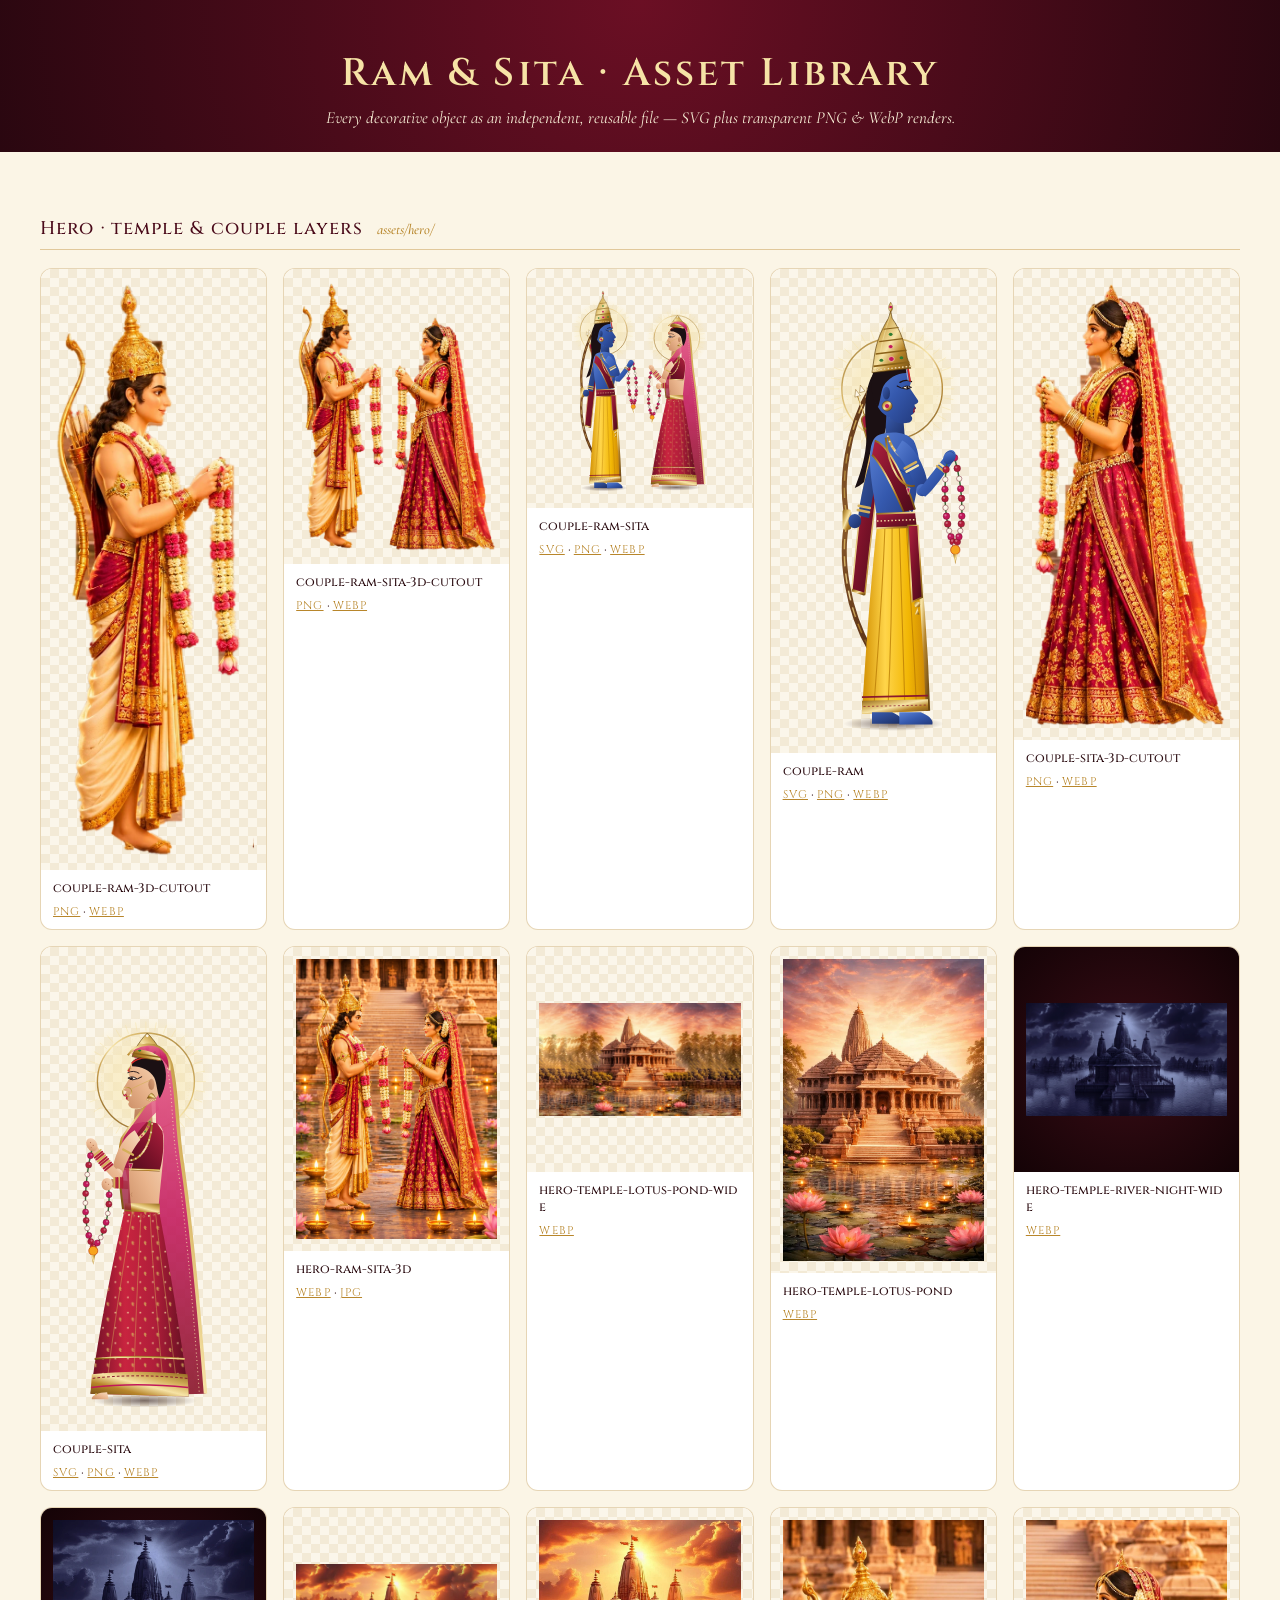
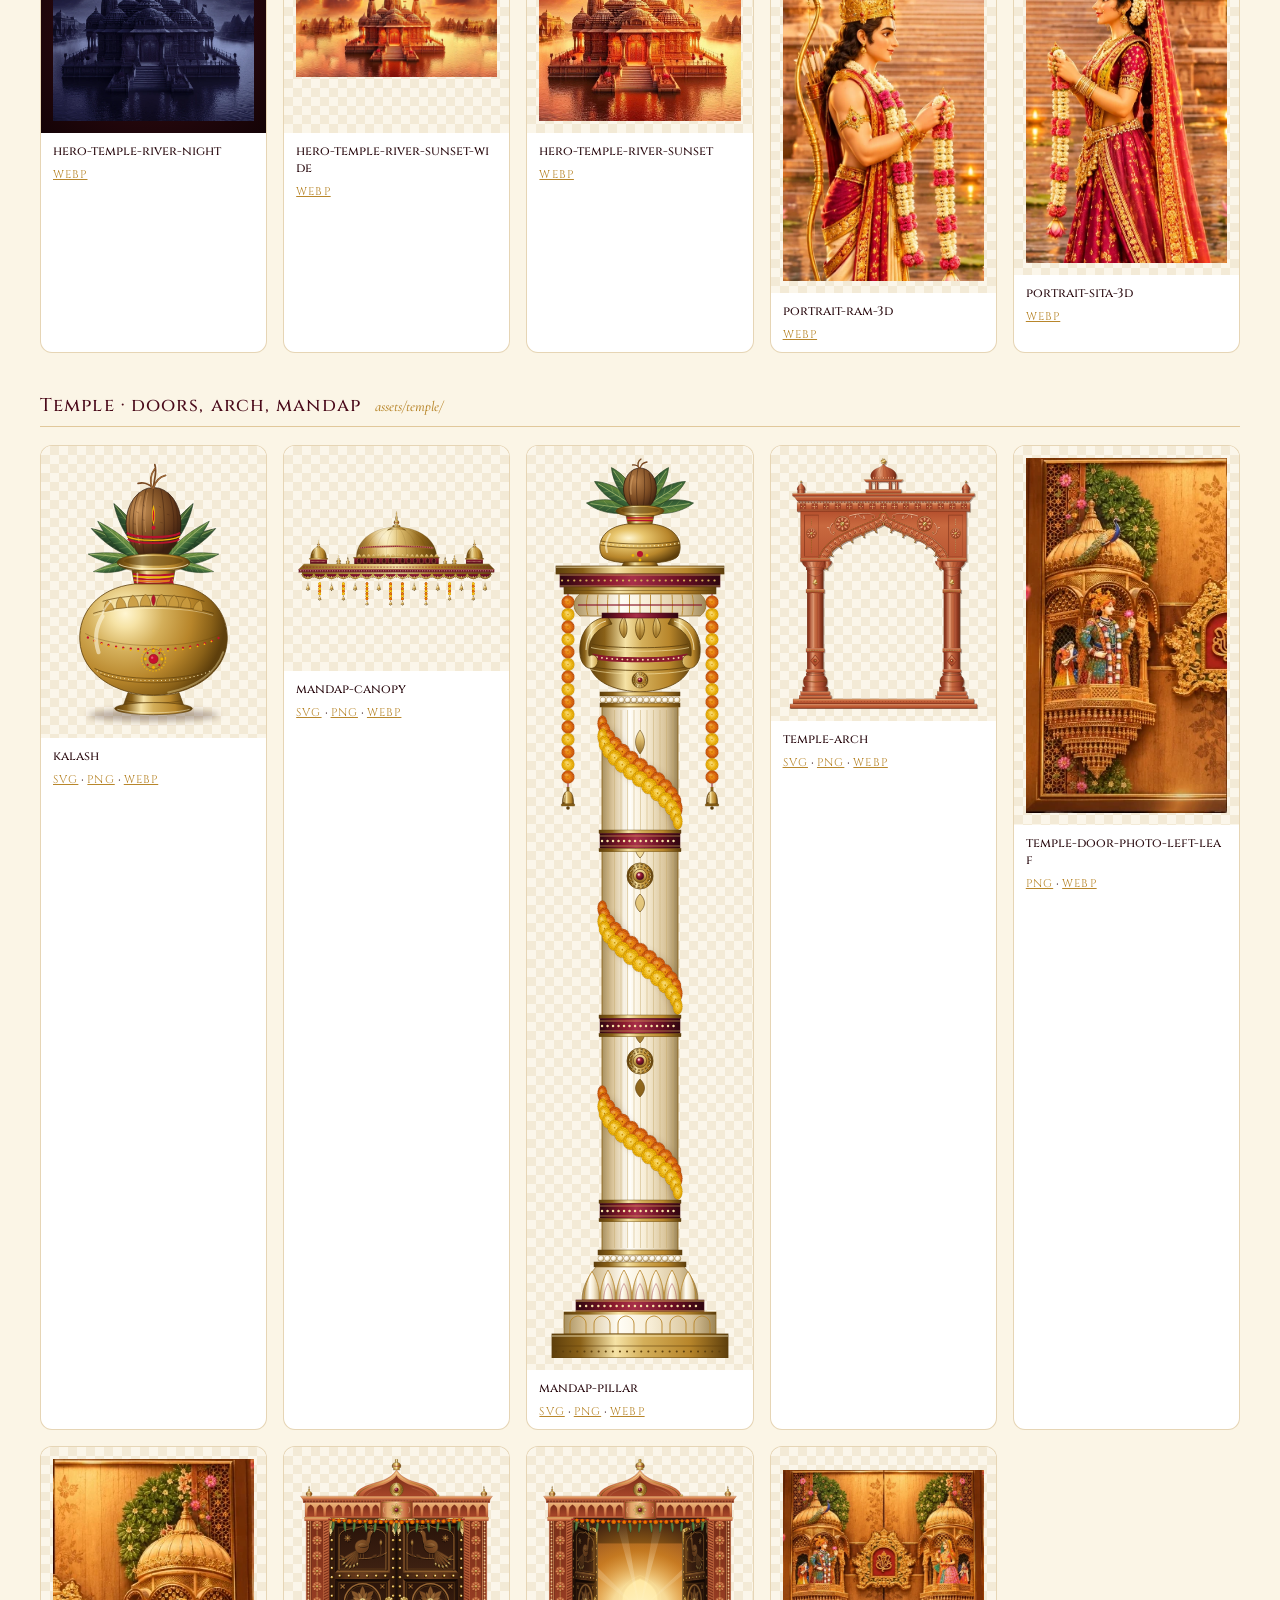
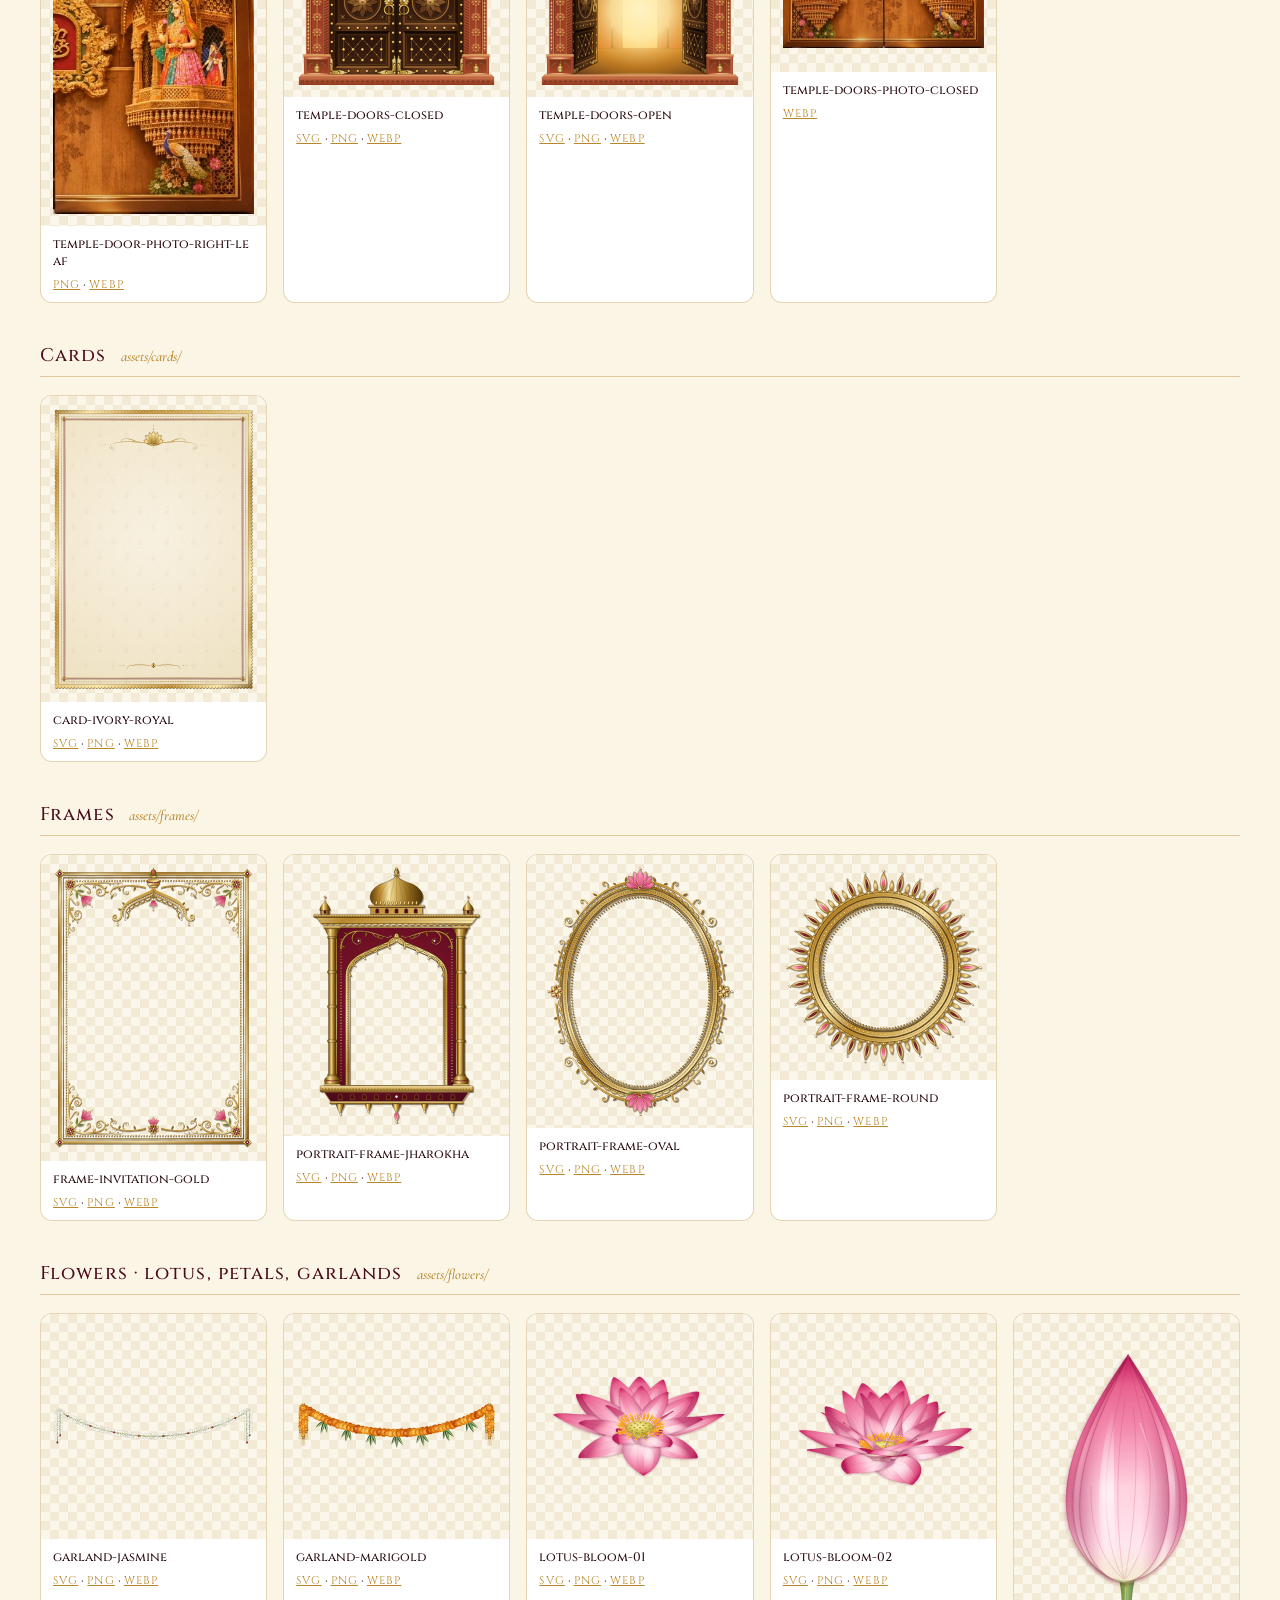
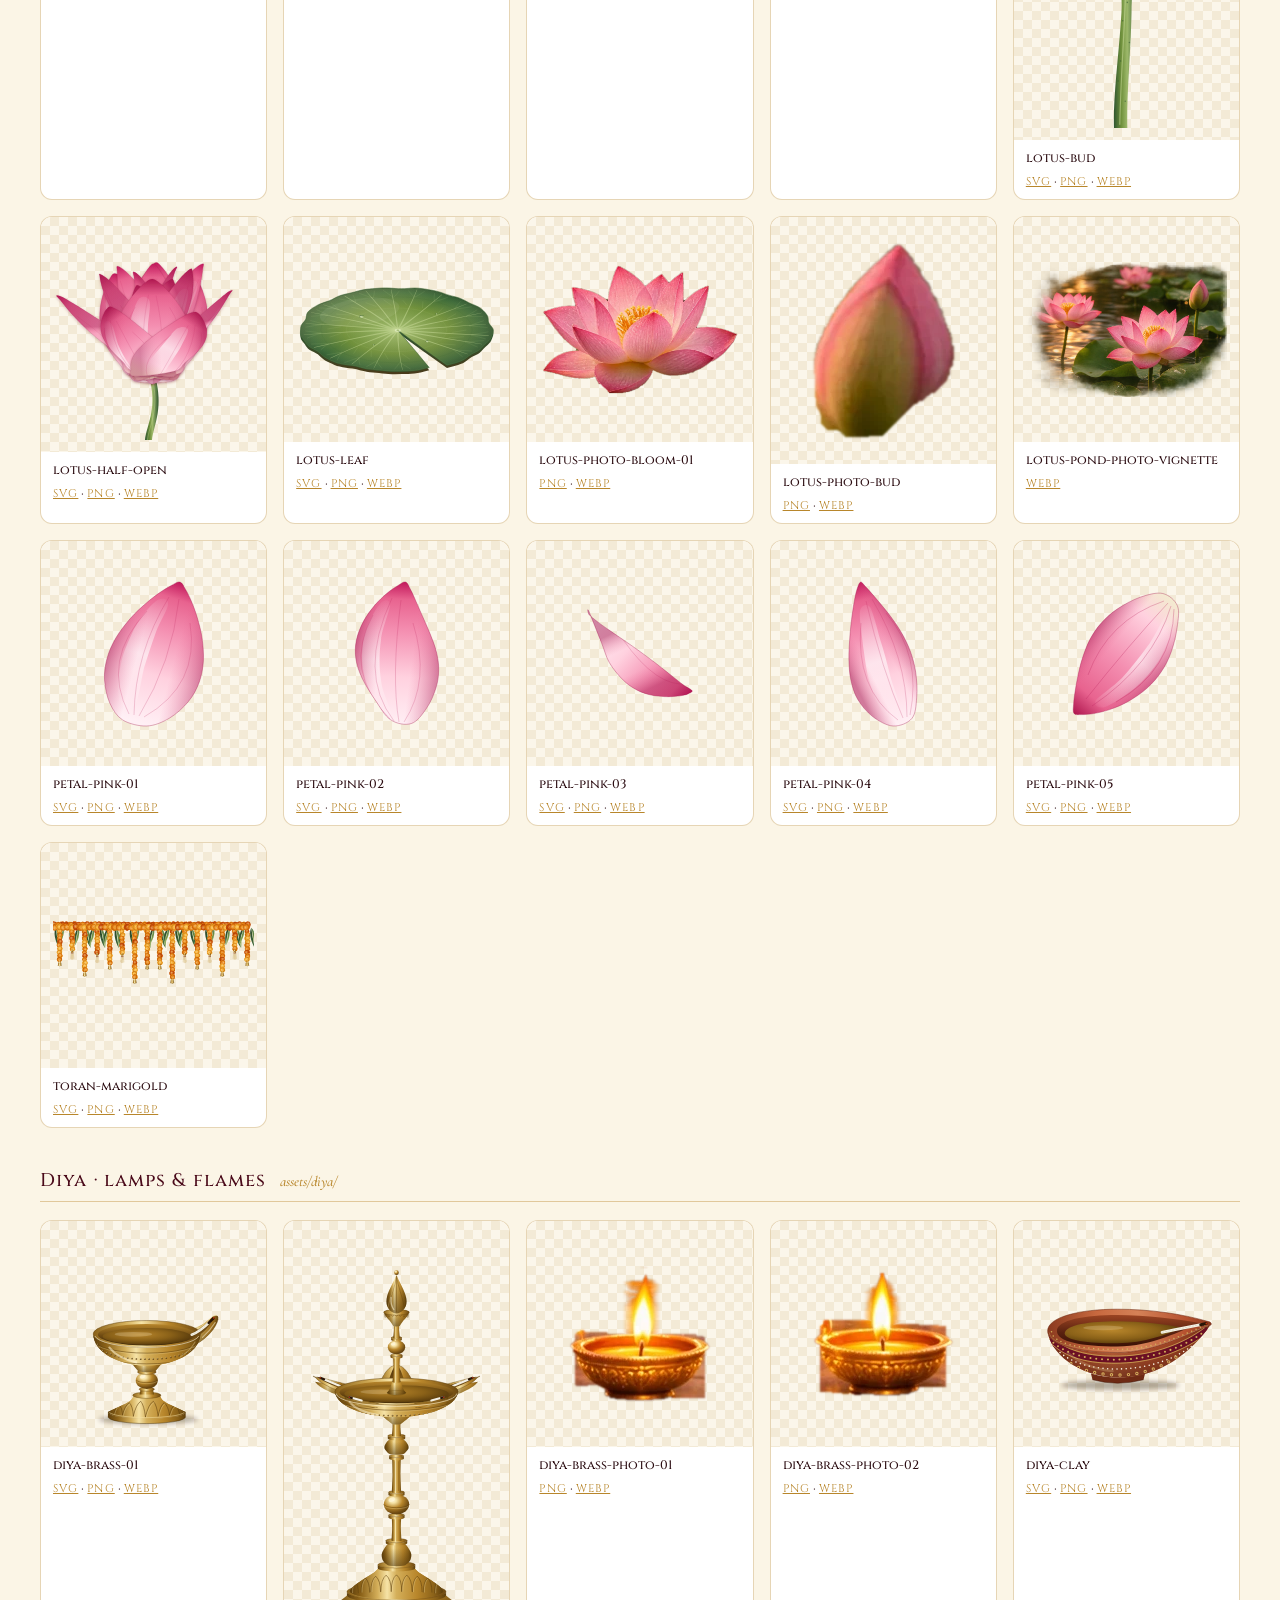
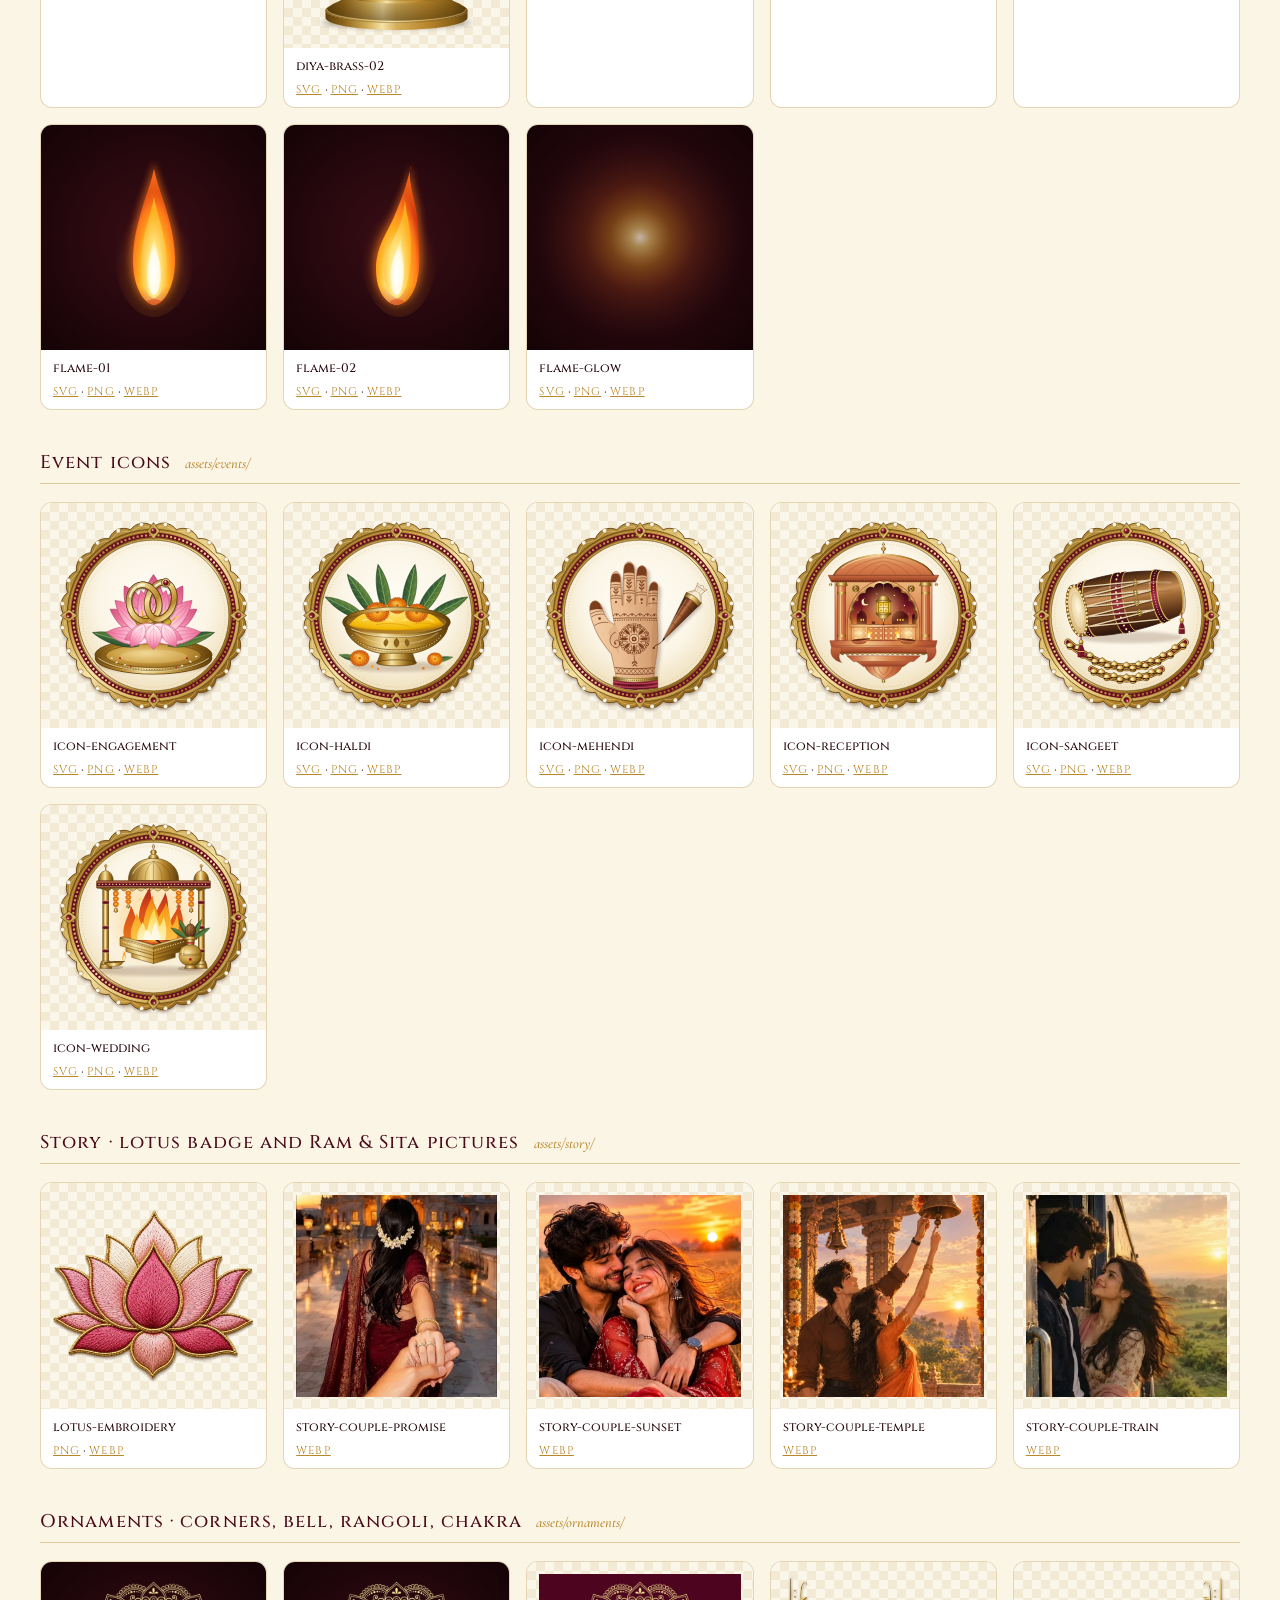
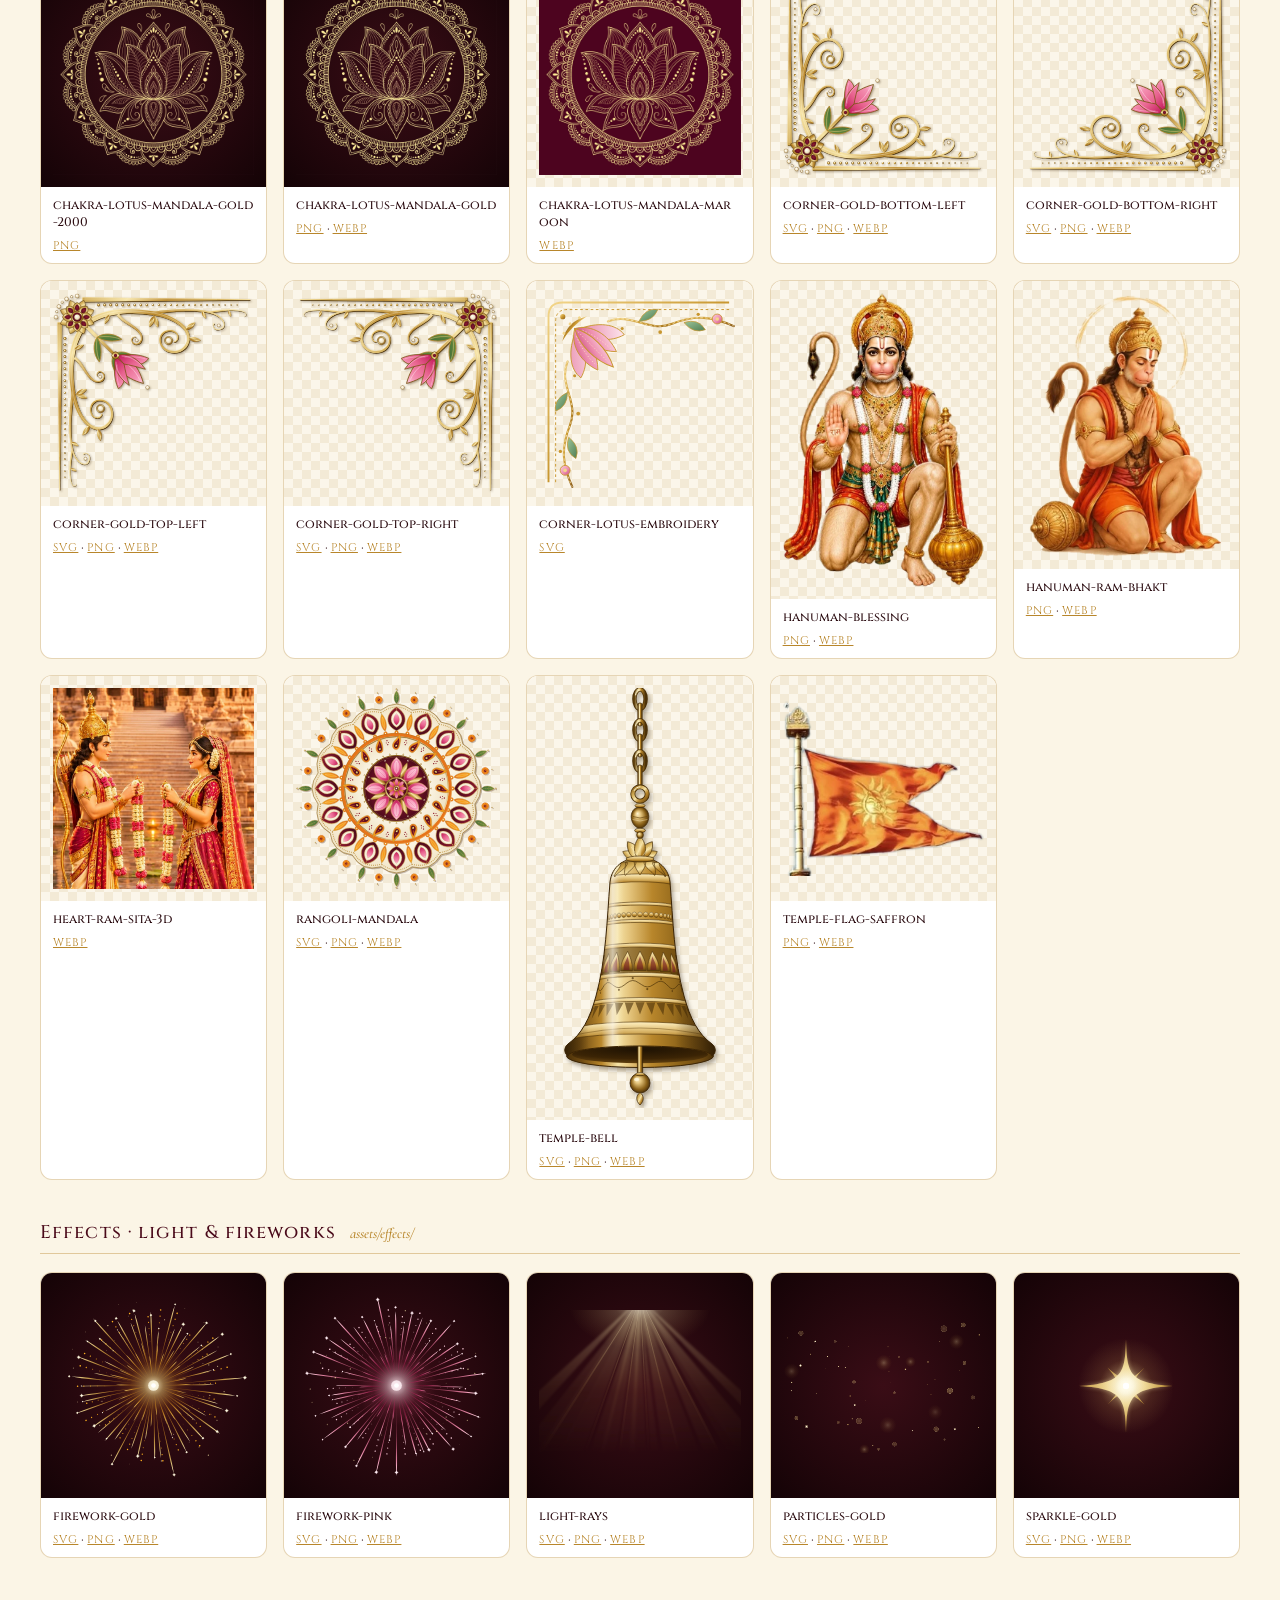
<file: asset-library.html>
<!doctype html><html lang="en"><head><meta charset="utf-8"><meta name="viewport" content="width=device-width, initial-scale=1">
<title>Asset Library · Ram &amp; Sita</title>
<link href="https://fonts.googleapis.com/css2?family=Cinzel:wght@500;600&family=Cormorant+Garamond:ital,wght@0,500;1,400&display=swap" rel="stylesheet">
<style>
:root{--ivory:#FBF5E6;--maroon:#4A0A1A;--gold:#B8862B;--ink:#2A0B10}
*{box-sizing:border-box} body{margin:0;background:var(--ivory);color:var(--ink);font-family:"Cormorant Garamond",Georgia,serif;font-size:17px}
header{padding:48px 16px 24px;text-align:center;background:radial-gradient(circle at 50% 0,#6B0F24,#2A0710);color:#F6E3A6}
header h1{font-family:Cinzel,serif;font-weight:600;letter-spacing:.08em;margin:0 0 8px;font-size:clamp(1.6rem,4vw,2.4rem)} header p{margin:0;font-style:italic;color:#F6ECD4}
main{width:min(1200px,100% - 32px);margin:0 auto;padding:24px 0 80px}
h2{font-family:Cinzel,serif;font-weight:500;color:var(--maroon);font-size:1.15rem;letter-spacing:.06em;border-bottom:1px solid rgba(184,134,43,.4);padding-bottom:8px;margin:40px 0 18px}
h2 small{font-family:"Cormorant Garamond",serif;font-style:italic;letter-spacing:0;color:var(--gold);font-size:.9rem;margin-left:8px}
.grid{display:grid;grid-template-columns:repeat(auto-fill,minmax(190px,1fr));gap:16px}
.card{margin:0;background:#fff;border:1px solid rgba(184,134,43,.35);border-radius:12px;overflow:hidden}
.thumb{aspect-ratio:1;display:grid;place-items:center;padding:12px;background:repeating-conic-gradient(#f3ead6 0 25%,#fbf6ea 0 50%) 0 0/18px 18px}
.card--dark .thumb{background:radial-gradient(circle,#3a0d16,#140306)}
.thumb img{max-width:100%;max-height:100%;object-fit:contain}
figcaption{padding:10px 12px;display:grid;gap:4px;font-size:.92rem} figcaption b{font-family:Cinzel,serif;font-weight:500;font-size:.78rem;word-break:break-all}
figcaption a{color:var(--gold);font-family:Cinzel,serif;font-size:.7rem;letter-spacing:.1em}
</style></head><body>
<header><h1>Ram &amp; Sita · Asset Library</h1><p>Every decorative object as an independent, reusable file — SVG plus transparent PNG &amp; WebP renders.</p></header>
<main><section><h2>Hero · temple & couple layers <small>assets/hero/</small></h2><div class="grid"><figure class="card"><div class="thumb"><img loading="lazy" src="assets/hero/couple-ram-3d-cutout.webp" alt="couple-ram-3d-cutout"></div><figcaption><b>couple-ram-3d-cutout</b><span><a href="assets/hero/couple-ram-3d-cutout.png" download>PNG</a> · <a href="assets/hero/couple-ram-3d-cutout.webp" download>WEBP</a></span></figcaption></figure><figure class="card"><div class="thumb"><img loading="lazy" src="assets/hero/couple-ram-sita-3d-cutout.webp" alt="couple-ram-sita-3d-cutout"></div><figcaption><b>couple-ram-sita-3d-cutout</b><span><a href="assets/hero/couple-ram-sita-3d-cutout.png" download>PNG</a> · <a href="assets/hero/couple-ram-sita-3d-cutout.webp" download>WEBP</a></span></figcaption></figure><figure class="card"><div class="thumb"><img loading="lazy" src="assets/hero/couple-ram-sita.svg" alt="couple-ram-sita"></div><figcaption><b>couple-ram-sita</b><span><a href="assets/hero/couple-ram-sita.svg" download>SVG</a> · <a href="assets/hero/couple-ram-sita.png" download>PNG</a> · <a href="assets/hero/couple-ram-sita.webp" download>WEBP</a></span></figcaption></figure><figure class="card"><div class="thumb"><img loading="lazy" src="assets/hero/couple-ram.svg" alt="couple-ram"></div><figcaption><b>couple-ram</b><span><a href="assets/hero/couple-ram.svg" download>SVG</a> · <a href="assets/hero/couple-ram.png" download>PNG</a> · <a href="assets/hero/couple-ram.webp" download>WEBP</a></span></figcaption></figure><figure class="card"><div class="thumb"><img loading="lazy" src="assets/hero/couple-sita-3d-cutout.webp" alt="couple-sita-3d-cutout"></div><figcaption><b>couple-sita-3d-cutout</b><span><a href="assets/hero/couple-sita-3d-cutout.png" download>PNG</a> · <a href="assets/hero/couple-sita-3d-cutout.webp" download>WEBP</a></span></figcaption></figure><figure class="card"><div class="thumb"><img loading="lazy" src="assets/hero/couple-sita.svg" alt="couple-sita"></div><figcaption><b>couple-sita</b><span><a href="assets/hero/couple-sita.svg" download>SVG</a> · <a href="assets/hero/couple-sita.png" download>PNG</a> · <a href="assets/hero/couple-sita.webp" download>WEBP</a></span></figcaption></figure><figure class="card"><div class="thumb"><img loading="lazy" src="assets/hero/hero-ram-sita-3d.webp" alt="hero-ram-sita-3d"></div><figcaption><b>hero-ram-sita-3d</b><span><a href="assets/hero/hero-ram-sita-3d.webp" download>WEBP</a> · <a href="assets/hero/hero-ram-sita-3d.jpg" download>JPG</a></span></figcaption></figure><figure class="card"><div class="thumb"><img loading="lazy" src="assets/hero/hero-temple-lotus-pond-wide.webp" alt="hero-temple-lotus-pond-wide"></div><figcaption><b>hero-temple-lotus-pond-wide</b><span><a href="assets/hero/hero-temple-lotus-pond-wide.webp" download>WEBP</a></span></figcaption></figure><figure class="card"><div class="thumb"><img loading="lazy" src="assets/hero/hero-temple-lotus-pond.webp" alt="hero-temple-lotus-pond"></div><figcaption><b>hero-temple-lotus-pond</b><span><a href="assets/hero/hero-temple-lotus-pond.webp" download>WEBP</a></span></figcaption></figure><figure class="card card--dark"><div class="thumb"><img loading="lazy" src="assets/hero/hero-temple-river-night-wide.webp" alt="hero-temple-river-night-wide"></div><figcaption><b>hero-temple-river-night-wide</b><span><a href="assets/hero/hero-temple-river-night-wide.webp" download>WEBP</a></span></figcaption></figure><figure class="card card--dark"><div class="thumb"><img loading="lazy" src="assets/hero/hero-temple-river-night.webp" alt="hero-temple-river-night"></div><figcaption><b>hero-temple-river-night</b><span><a href="assets/hero/hero-temple-river-night.webp" download>WEBP</a></span></figcaption></figure><figure class="card"><div class="thumb"><img loading="lazy" src="assets/hero/hero-temple-river-sunset-wide.webp" alt="hero-temple-river-sunset-wide"></div><figcaption><b>hero-temple-river-sunset-wide</b><span><a href="assets/hero/hero-temple-river-sunset-wide.webp" download>WEBP</a></span></figcaption></figure><figure class="card"><div class="thumb"><img loading="lazy" src="assets/hero/hero-temple-river-sunset.webp" alt="hero-temple-river-sunset"></div><figcaption><b>hero-temple-river-sunset</b><span><a href="assets/hero/hero-temple-river-sunset.webp" download>WEBP</a></span></figcaption></figure><figure class="card"><div class="thumb"><img loading="lazy" src="assets/hero/portrait-ram-3d.webp" alt="portrait-ram-3d"></div><figcaption><b>portrait-ram-3d</b><span><a href="assets/hero/portrait-ram-3d.webp" download>WEBP</a></span></figcaption></figure><figure class="card"><div class="thumb"><img loading="lazy" src="assets/hero/portrait-sita-3d.webp" alt="portrait-sita-3d"></div><figcaption><b>portrait-sita-3d</b><span><a href="assets/hero/portrait-sita-3d.webp" download>WEBP</a></span></figcaption></figure></div></section><section><h2>Temple · doors, arch, mandap <small>assets/temple/</small></h2><div class="grid"><figure class="card"><div class="thumb"><img loading="lazy" src="assets/temple/kalash.svg" alt="kalash"></div><figcaption><b>kalash</b><span><a href="assets/temple/kalash.svg" download>SVG</a> · <a href="assets/temple/kalash.png" download>PNG</a> · <a href="assets/temple/kalash.webp" download>WEBP</a></span></figcaption></figure><figure class="card"><div class="thumb"><img loading="lazy" src="assets/temple/mandap-canopy.svg" alt="mandap-canopy"></div><figcaption><b>mandap-canopy</b><span><a href="assets/temple/mandap-canopy.svg" download>SVG</a> · <a href="assets/temple/mandap-canopy.png" download>PNG</a> · <a href="assets/temple/mandap-canopy.webp" download>WEBP</a></span></figcaption></figure><figure class="card"><div class="thumb"><img loading="lazy" src="assets/temple/mandap-pillar.svg" alt="mandap-pillar"></div><figcaption><b>mandap-pillar</b><span><a href="assets/temple/mandap-pillar.svg" download>SVG</a> · <a href="assets/temple/mandap-pillar.png" download>PNG</a> · <a href="assets/temple/mandap-pillar.webp" download>WEBP</a></span></figcaption></figure><figure class="card"><div class="thumb"><img loading="lazy" src="assets/temple/temple-arch.svg" alt="temple-arch"></div><figcaption><b>temple-arch</b><span><a href="assets/temple/temple-arch.svg" download>SVG</a> · <a href="assets/temple/temple-arch.png" download>PNG</a> · <a href="assets/temple/temple-arch.webp" download>WEBP</a></span></figcaption></figure><figure class="card"><div class="thumb"><img loading="lazy" src="assets/temple/temple-door-photo-left-leaf.webp" alt="temple-door-photo-left-leaf"></div><figcaption><b>temple-door-photo-left-leaf</b><span><a href="assets/temple/temple-door-photo-left-leaf.png" download>PNG</a> · <a href="assets/temple/temple-door-photo-left-leaf.webp" download>WEBP</a></span></figcaption></figure><figure class="card"><div class="thumb"><img loading="lazy" src="assets/temple/temple-door-photo-right-leaf.webp" alt="temple-door-photo-right-leaf"></div><figcaption><b>temple-door-photo-right-leaf</b><span><a href="assets/temple/temple-door-photo-right-leaf.png" download>PNG</a> · <a href="assets/temple/temple-door-photo-right-leaf.webp" download>WEBP</a></span></figcaption></figure><figure class="card"><div class="thumb"><img loading="lazy" src="assets/temple/temple-doors-closed.svg" alt="temple-doors-closed"></div><figcaption><b>temple-doors-closed</b><span><a href="assets/temple/temple-doors-closed.svg" download>SVG</a> · <a href="assets/temple/temple-doors-closed.png" download>PNG</a> · <a href="assets/temple/temple-doors-closed.webp" download>WEBP</a></span></figcaption></figure><figure class="card"><div class="thumb"><img loading="lazy" src="assets/temple/temple-doors-open.svg" alt="temple-doors-open"></div><figcaption><b>temple-doors-open</b><span><a href="assets/temple/temple-doors-open.svg" download>SVG</a> · <a href="assets/temple/temple-doors-open.png" download>PNG</a> · <a href="assets/temple/temple-doors-open.webp" download>WEBP</a></span></figcaption></figure><figure class="card"><div class="thumb"><img loading="lazy" src="assets/temple/temple-doors-photo-closed.webp" alt="temple-doors-photo-closed"></div><figcaption><b>temple-doors-photo-closed</b><span><a href="assets/temple/temple-doors-photo-closed.webp" download>WEBP</a></span></figcaption></figure></div></section><section><h2>Cards <small>assets/cards/</small></h2><div class="grid"><figure class="card"><div class="thumb"><img loading="lazy" src="assets/cards/card-ivory-royal.svg" alt="card-ivory-royal"></div><figcaption><b>card-ivory-royal</b><span><a href="assets/cards/card-ivory-royal.svg" download>SVG</a> · <a href="assets/cards/card-ivory-royal.png" download>PNG</a> · <a href="assets/cards/card-ivory-royal.webp" download>WEBP</a></span></figcaption></figure></div></section><section><h2>Frames <small>assets/frames/</small></h2><div class="grid"><figure class="card"><div class="thumb"><img loading="lazy" src="assets/frames/frame-invitation-gold.svg" alt="frame-invitation-gold"></div><figcaption><b>frame-invitation-gold</b><span><a href="assets/frames/frame-invitation-gold.svg" download>SVG</a> · <a href="assets/frames/frame-invitation-gold.png" download>PNG</a> · <a href="assets/frames/frame-invitation-gold.webp" download>WEBP</a></span></figcaption></figure><figure class="card"><div class="thumb"><img loading="lazy" src="assets/frames/portrait-frame-jharokha.svg" alt="portrait-frame-jharokha"></div><figcaption><b>portrait-frame-jharokha</b><span><a href="assets/frames/portrait-frame-jharokha.svg" download>SVG</a> · <a href="assets/frames/portrait-frame-jharokha.png" download>PNG</a> · <a href="assets/frames/portrait-frame-jharokha.webp" download>WEBP</a></span></figcaption></figure><figure class="card"><div class="thumb"><img loading="lazy" src="assets/frames/portrait-frame-oval.svg" alt="portrait-frame-oval"></div><figcaption><b>portrait-frame-oval</b><span><a href="assets/frames/portrait-frame-oval.svg" download>SVG</a> · <a href="assets/frames/portrait-frame-oval.png" download>PNG</a> · <a href="assets/frames/portrait-frame-oval.webp" download>WEBP</a></span></figcaption></figure><figure class="card"><div class="thumb"><img loading="lazy" src="assets/frames/portrait-frame-round.svg" alt="portrait-frame-round"></div><figcaption><b>portrait-frame-round</b><span><a href="assets/frames/portrait-frame-round.svg" download>SVG</a> · <a href="assets/frames/portrait-frame-round.png" download>PNG</a> · <a href="assets/frames/portrait-frame-round.webp" download>WEBP</a></span></figcaption></figure></div></section><section><h2>Flowers · lotus, petals, garlands <small>assets/flowers/</small></h2><div class="grid"><figure class="card"><div class="thumb"><img loading="lazy" src="assets/flowers/garland-jasmine.svg" alt="garland-jasmine"></div><figcaption><b>garland-jasmine</b><span><a href="assets/flowers/garland-jasmine.svg" download>SVG</a> · <a href="assets/flowers/garland-jasmine.png" download>PNG</a> · <a href="assets/flowers/garland-jasmine.webp" download>WEBP</a></span></figcaption></figure><figure class="card"><div class="thumb"><img loading="lazy" src="assets/flowers/garland-marigold.svg" alt="garland-marigold"></div><figcaption><b>garland-marigold</b><span><a href="assets/flowers/garland-marigold.svg" download>SVG</a> · <a href="assets/flowers/garland-marigold.png" download>PNG</a> · <a href="assets/flowers/garland-marigold.webp" download>WEBP</a></span></figcaption></figure><figure class="card"><div class="thumb"><img loading="lazy" src="assets/flowers/lotus-bloom-01.svg" alt="lotus-bloom-01"></div><figcaption><b>lotus-bloom-01</b><span><a href="assets/flowers/lotus-bloom-01.svg" download>SVG</a> · <a href="assets/flowers/lotus-bloom-01.png" download>PNG</a> · <a href="assets/flowers/lotus-bloom-01.webp" download>WEBP</a></span></figcaption></figure><figure class="card"><div class="thumb"><img loading="lazy" src="assets/flowers/lotus-bloom-02.svg" alt="lotus-bloom-02"></div><figcaption><b>lotus-bloom-02</b><span><a href="assets/flowers/lotus-bloom-02.svg" download>SVG</a> · <a href="assets/flowers/lotus-bloom-02.png" download>PNG</a> · <a href="assets/flowers/lotus-bloom-02.webp" download>WEBP</a></span></figcaption></figure><figure class="card"><div class="thumb"><img loading="lazy" src="assets/flowers/lotus-bud.svg" alt="lotus-bud"></div><figcaption><b>lotus-bud</b><span><a href="assets/flowers/lotus-bud.svg" download>SVG</a> · <a href="assets/flowers/lotus-bud.png" download>PNG</a> · <a href="assets/flowers/lotus-bud.webp" download>WEBP</a></span></figcaption></figure><figure class="card"><div class="thumb"><img loading="lazy" src="assets/flowers/lotus-half-open.svg" alt="lotus-half-open"></div><figcaption><b>lotus-half-open</b><span><a href="assets/flowers/lotus-half-open.svg" download>SVG</a> · <a href="assets/flowers/lotus-half-open.png" download>PNG</a> · <a href="assets/flowers/lotus-half-open.webp" download>WEBP</a></span></figcaption></figure><figure class="card"><div class="thumb"><img loading="lazy" src="assets/flowers/lotus-leaf.svg" alt="lotus-leaf"></div><figcaption><b>lotus-leaf</b><span><a href="assets/flowers/lotus-leaf.svg" download>SVG</a> · <a href="assets/flowers/lotus-leaf.png" download>PNG</a> · <a href="assets/flowers/lotus-leaf.webp" download>WEBP</a></span></figcaption></figure><figure class="card"><div class="thumb"><img loading="lazy" src="assets/flowers/lotus-photo-bloom-01.webp" alt="lotus-photo-bloom-01"></div><figcaption><b>lotus-photo-bloom-01</b><span><a href="assets/flowers/lotus-photo-bloom-01.png" download>PNG</a> · <a href="assets/flowers/lotus-photo-bloom-01.webp" download>WEBP</a></span></figcaption></figure><figure class="card"><div class="thumb"><img loading="lazy" src="assets/flowers/lotus-photo-bud.webp" alt="lotus-photo-bud"></div><figcaption><b>lotus-photo-bud</b><span><a href="assets/flowers/lotus-photo-bud.png" download>PNG</a> · <a href="assets/flowers/lotus-photo-bud.webp" download>WEBP</a></span></figcaption></figure><figure class="card"><div class="thumb"><img loading="lazy" src="assets/flowers/lotus-pond-photo-vignette.webp" alt="lotus-pond-photo-vignette"></div><figcaption><b>lotus-pond-photo-vignette</b><span><a href="assets/flowers/lotus-pond-photo-vignette.webp" download>WEBP</a></span></figcaption></figure><figure class="card"><div class="thumb"><img loading="lazy" src="assets/flowers/petal-pink-01.svg" alt="petal-pink-01"></div><figcaption><b>petal-pink-01</b><span><a href="assets/flowers/petal-pink-01.svg" download>SVG</a> · <a href="assets/flowers/petal-pink-01.png" download>PNG</a> · <a href="assets/flowers/petal-pink-01.webp" download>WEBP</a></span></figcaption></figure><figure class="card"><div class="thumb"><img loading="lazy" src="assets/flowers/petal-pink-02.svg" alt="petal-pink-02"></div><figcaption><b>petal-pink-02</b><span><a href="assets/flowers/petal-pink-02.svg" download>SVG</a> · <a href="assets/flowers/petal-pink-02.png" download>PNG</a> · <a href="assets/flowers/petal-pink-02.webp" download>WEBP</a></span></figcaption></figure><figure class="card"><div class="thumb"><img loading="lazy" src="assets/flowers/petal-pink-03.svg" alt="petal-pink-03"></div><figcaption><b>petal-pink-03</b><span><a href="assets/flowers/petal-pink-03.svg" download>SVG</a> · <a href="assets/flowers/petal-pink-03.png" download>PNG</a> · <a href="assets/flowers/petal-pink-03.webp" download>WEBP</a></span></figcaption></figure><figure class="card"><div class="thumb"><img loading="lazy" src="assets/flowers/petal-pink-04.svg" alt="petal-pink-04"></div><figcaption><b>petal-pink-04</b><span><a href="assets/flowers/petal-pink-04.svg" download>SVG</a> · <a href="assets/flowers/petal-pink-04.png" download>PNG</a> · <a href="assets/flowers/petal-pink-04.webp" download>WEBP</a></span></figcaption></figure><figure class="card"><div class="thumb"><img loading="lazy" src="assets/flowers/petal-pink-05.svg" alt="petal-pink-05"></div><figcaption><b>petal-pink-05</b><span><a href="assets/flowers/petal-pink-05.svg" download>SVG</a> · <a href="assets/flowers/petal-pink-05.png" download>PNG</a> · <a href="assets/flowers/petal-pink-05.webp" download>WEBP</a></span></figcaption></figure><figure class="card"><div class="thumb"><img loading="lazy" src="assets/flowers/toran-marigold.svg" alt="toran-marigold"></div><figcaption><b>toran-marigold</b><span><a href="assets/flowers/toran-marigold.svg" download>SVG</a> · <a href="assets/flowers/toran-marigold.png" download>PNG</a> · <a href="assets/flowers/toran-marigold.webp" download>WEBP</a></span></figcaption></figure></div></section><section><h2>Diya · lamps & flames <small>assets/diya/</small></h2><div class="grid"><figure class="card"><div class="thumb"><img loading="lazy" src="assets/diya/diya-brass-01.svg" alt="diya-brass-01"></div><figcaption><b>diya-brass-01</b><span><a href="assets/diya/diya-brass-01.svg" download>SVG</a> · <a href="assets/diya/diya-brass-01.png" download>PNG</a> · <a href="assets/diya/diya-brass-01.webp" download>WEBP</a></span></figcaption></figure><figure class="card"><div class="thumb"><img loading="lazy" src="assets/diya/diya-brass-02.svg" alt="diya-brass-02"></div><figcaption><b>diya-brass-02</b><span><a href="assets/diya/diya-brass-02.svg" download>SVG</a> · <a href="assets/diya/diya-brass-02.png" download>PNG</a> · <a href="assets/diya/diya-brass-02.webp" download>WEBP</a></span></figcaption></figure><figure class="card"><div class="thumb"><img loading="lazy" src="assets/diya/diya-brass-photo-01.webp" alt="diya-brass-photo-01"></div><figcaption><b>diya-brass-photo-01</b><span><a href="assets/diya/diya-brass-photo-01.png" download>PNG</a> · <a href="assets/diya/diya-brass-photo-01.webp" download>WEBP</a></span></figcaption></figure><figure class="card"><div class="thumb"><img loading="lazy" src="assets/diya/diya-brass-photo-02.webp" alt="diya-brass-photo-02"></div><figcaption><b>diya-brass-photo-02</b><span><a href="assets/diya/diya-brass-photo-02.png" download>PNG</a> · <a href="assets/diya/diya-brass-photo-02.webp" download>WEBP</a></span></figcaption></figure><figure class="card"><div class="thumb"><img loading="lazy" src="assets/diya/diya-clay.svg" alt="diya-clay"></div><figcaption><b>diya-clay</b><span><a href="assets/diya/diya-clay.svg" download>SVG</a> · <a href="assets/diya/diya-clay.png" download>PNG</a> · <a href="assets/diya/diya-clay.webp" download>WEBP</a></span></figcaption></figure><figure class="card card--dark"><div class="thumb"><img loading="lazy" src="assets/diya/flame-01.svg" alt="flame-01"></div><figcaption><b>flame-01</b><span><a href="assets/diya/flame-01.svg" download>SVG</a> · <a href="assets/diya/flame-01.png" download>PNG</a> · <a href="assets/diya/flame-01.webp" download>WEBP</a></span></figcaption></figure><figure class="card card--dark"><div class="thumb"><img loading="lazy" src="assets/diya/flame-02.svg" alt="flame-02"></div><figcaption><b>flame-02</b><span><a href="assets/diya/flame-02.svg" download>SVG</a> · <a href="assets/diya/flame-02.png" download>PNG</a> · <a href="assets/diya/flame-02.webp" download>WEBP</a></span></figcaption></figure><figure class="card card--dark"><div class="thumb"><img loading="lazy" src="assets/diya/flame-glow.svg" alt="flame-glow"></div><figcaption><b>flame-glow</b><span><a href="assets/diya/flame-glow.svg" download>SVG</a> · <a href="assets/diya/flame-glow.png" download>PNG</a> · <a href="assets/diya/flame-glow.webp" download>WEBP</a></span></figcaption></figure></div></section><section><h2>Event icons <small>assets/events/</small></h2><div class="grid"><figure class="card"><div class="thumb"><img loading="lazy" src="assets/events/icon-engagement.svg" alt="icon-engagement"></div><figcaption><b>icon-engagement</b><span><a href="assets/events/icon-engagement.svg" download>SVG</a> · <a href="assets/events/icon-engagement.png" download>PNG</a> · <a href="assets/events/icon-engagement.webp" download>WEBP</a></span></figcaption></figure><figure class="card"><div class="thumb"><img loading="lazy" src="assets/events/icon-haldi.svg" alt="icon-haldi"></div><figcaption><b>icon-haldi</b><span><a href="assets/events/icon-haldi.svg" download>SVG</a> · <a href="assets/events/icon-haldi.png" download>PNG</a> · <a href="assets/events/icon-haldi.webp" download>WEBP</a></span></figcaption></figure><figure class="card"><div class="thumb"><img loading="lazy" src="assets/events/icon-mehendi.svg" alt="icon-mehendi"></div><figcaption><b>icon-mehendi</b><span><a href="assets/events/icon-mehendi.svg" download>SVG</a> · <a href="assets/events/icon-mehendi.png" download>PNG</a> · <a href="assets/events/icon-mehendi.webp" download>WEBP</a></span></figcaption></figure><figure class="card"><div class="thumb"><img loading="lazy" src="assets/events/icon-reception.svg" alt="icon-reception"></div><figcaption><b>icon-reception</b><span><a href="assets/events/icon-reception.svg" download>SVG</a> · <a href="assets/events/icon-reception.png" download>PNG</a> · <a href="assets/events/icon-reception.webp" download>WEBP</a></span></figcaption></figure><figure class="card"><div class="thumb"><img loading="lazy" src="assets/events/icon-sangeet.svg" alt="icon-sangeet"></div><figcaption><b>icon-sangeet</b><span><a href="assets/events/icon-sangeet.svg" download>SVG</a> · <a href="assets/events/icon-sangeet.png" download>PNG</a> · <a href="assets/events/icon-sangeet.webp" download>WEBP</a></span></figcaption></figure><figure class="card"><div class="thumb"><img loading="lazy" src="assets/events/icon-wedding.svg" alt="icon-wedding"></div><figcaption><b>icon-wedding</b><span><a href="assets/events/icon-wedding.svg" download>SVG</a> · <a href="assets/events/icon-wedding.png" download>PNG</a> · <a href="assets/events/icon-wedding.webp" download>WEBP</a></span></figcaption></figure></div></section><section><h2>Story · lotus badge and Ram & Sita pictures <small>assets/story/</small></h2><div class="grid"><figure class="card"><div class="thumb"><img loading="lazy" src="assets/story/lotus-embroidery.webp" alt="lotus-embroidery"></div><figcaption><b>lotus-embroidery</b><span><a href="assets/story/lotus-embroidery.png" download>PNG</a> · <a href="assets/story/lotus-embroidery.webp" download>WEBP</a></span></figcaption></figure><figure class="card"><div class="thumb"><img loading="lazy" src="assets/story/story-couple-promise.webp" alt="story-couple-promise"></div><figcaption><b>story-couple-promise</b><span><a href="assets/story/story-couple-promise.webp" download>WEBP</a></span></figcaption></figure><figure class="card"><div class="thumb"><img loading="lazy" src="assets/story/story-couple-sunset.webp" alt="story-couple-sunset"></div><figcaption><b>story-couple-sunset</b><span><a href="assets/story/story-couple-sunset.webp" download>WEBP</a></span></figcaption></figure><figure class="card"><div class="thumb"><img loading="lazy" src="assets/story/story-couple-temple.webp" alt="story-couple-temple"></div><figcaption><b>story-couple-temple</b><span><a href="assets/story/story-couple-temple.webp" download>WEBP</a></span></figcaption></figure><figure class="card"><div class="thumb"><img loading="lazy" src="assets/story/story-couple-train.webp" alt="story-couple-train"></div><figcaption><b>story-couple-train</b><span><a href="assets/story/story-couple-train.webp" download>WEBP</a></span></figcaption></figure></div></section><section><h2>Ornaments · corners, bell, rangoli, chakra <small>assets/ornaments/</small></h2><div class="grid"><figure class="card card--dark"><div class="thumb"><img loading="lazy" src="assets/ornaments/chakra-lotus-mandala-gold-2000.png" alt="chakra-lotus-mandala-gold-2000"></div><figcaption><b>chakra-lotus-mandala-gold-2000</b><span><a href="assets/ornaments/chakra-lotus-mandala-gold-2000.png" download>PNG</a></span></figcaption></figure><figure class="card card--dark"><div class="thumb"><img loading="lazy" src="assets/ornaments/chakra-lotus-mandala-gold.webp" alt="chakra-lotus-mandala-gold"></div><figcaption><b>chakra-lotus-mandala-gold</b><span><a href="assets/ornaments/chakra-lotus-mandala-gold.png" download>PNG</a> · <a href="assets/ornaments/chakra-lotus-mandala-gold.webp" download>WEBP</a></span></figcaption></figure><figure class="card"><div class="thumb"><img loading="lazy" src="assets/ornaments/chakra-lotus-mandala-maroon.webp" alt="chakra-lotus-mandala-maroon"></div><figcaption><b>chakra-lotus-mandala-maroon</b><span><a href="assets/ornaments/chakra-lotus-mandala-maroon.webp" download>WEBP</a></span></figcaption></figure><figure class="card"><div class="thumb"><img loading="lazy" src="assets/ornaments/corner-gold-bottom-left.svg" alt="corner-gold-bottom-left"></div><figcaption><b>corner-gold-bottom-left</b><span><a href="assets/ornaments/corner-gold-bottom-left.svg" download>SVG</a> · <a href="assets/ornaments/corner-gold-bottom-left.png" download>PNG</a> · <a href="assets/ornaments/corner-gold-bottom-left.webp" download>WEBP</a></span></figcaption></figure><figure class="card"><div class="thumb"><img loading="lazy" src="assets/ornaments/corner-gold-bottom-right.svg" alt="corner-gold-bottom-right"></div><figcaption><b>corner-gold-bottom-right</b><span><a href="assets/ornaments/corner-gold-bottom-right.svg" download>SVG</a> · <a href="assets/ornaments/corner-gold-bottom-right.png" download>PNG</a> · <a href="assets/ornaments/corner-gold-bottom-right.webp" download>WEBP</a></span></figcaption></figure><figure class="card"><div class="thumb"><img loading="lazy" src="assets/ornaments/corner-gold-top-left.svg" alt="corner-gold-top-left"></div><figcaption><b>corner-gold-top-left</b><span><a href="assets/ornaments/corner-gold-top-left.svg" download>SVG</a> · <a href="assets/ornaments/corner-gold-top-left.png" download>PNG</a> · <a href="assets/ornaments/corner-gold-top-left.webp" download>WEBP</a></span></figcaption></figure><figure class="card"><div class="thumb"><img loading="lazy" src="assets/ornaments/corner-gold-top-right.svg" alt="corner-gold-top-right"></div><figcaption><b>corner-gold-top-right</b><span><a href="assets/ornaments/corner-gold-top-right.svg" download>SVG</a> · <a href="assets/ornaments/corner-gold-top-right.png" download>PNG</a> · <a href="assets/ornaments/corner-gold-top-right.webp" download>WEBP</a></span></figcaption></figure><figure class="card"><div class="thumb"><img loading="lazy" src="assets/ornaments/corner-lotus-embroidery.svg" alt="corner-lotus-embroidery"></div><figcaption><b>corner-lotus-embroidery</b><span><a href="assets/ornaments/corner-lotus-embroidery.svg" download>SVG</a></span></figcaption></figure><figure class="card"><div class="thumb"><img loading="lazy" src="assets/ornaments/hanuman-blessing.webp" alt="hanuman-blessing"></div><figcaption><b>hanuman-blessing</b><span><a href="assets/ornaments/hanuman-blessing.png" download>PNG</a> · <a href="assets/ornaments/hanuman-blessing.webp" download>WEBP</a></span></figcaption></figure><figure class="card"><div class="thumb"><img loading="lazy" src="assets/ornaments/hanuman-ram-bhakt.webp" alt="hanuman-ram-bhakt"></div><figcaption><b>hanuman-ram-bhakt</b><span><a href="assets/ornaments/hanuman-ram-bhakt.png" download>PNG</a> · <a href="assets/ornaments/hanuman-ram-bhakt.webp" download>WEBP</a></span></figcaption></figure><figure class="card"><div class="thumb"><img loading="lazy" src="assets/ornaments/heart-ram-sita-3d.webp" alt="heart-ram-sita-3d"></div><figcaption><b>heart-ram-sita-3d</b><span><a href="assets/ornaments/heart-ram-sita-3d.webp" download>WEBP</a></span></figcaption></figure><figure class="card"><div class="thumb"><img loading="lazy" src="assets/ornaments/rangoli-mandala.svg" alt="rangoli-mandala"></div><figcaption><b>rangoli-mandala</b><span><a href="assets/ornaments/rangoli-mandala.svg" download>SVG</a> · <a href="assets/ornaments/rangoli-mandala.png" download>PNG</a> · <a href="assets/ornaments/rangoli-mandala.webp" download>WEBP</a></span></figcaption></figure><figure class="card"><div class="thumb"><img loading="lazy" src="assets/ornaments/temple-bell.svg" alt="temple-bell"></div><figcaption><b>temple-bell</b><span><a href="assets/ornaments/temple-bell.svg" download>SVG</a> · <a href="assets/ornaments/temple-bell.png" download>PNG</a> · <a href="assets/ornaments/temple-bell.webp" download>WEBP</a></span></figcaption></figure><figure class="card"><div class="thumb"><img loading="lazy" src="assets/ornaments/temple-flag-saffron.webp" alt="temple-flag-saffron"></div><figcaption><b>temple-flag-saffron</b><span><a href="assets/ornaments/temple-flag-saffron.png" download>PNG</a> · <a href="assets/ornaments/temple-flag-saffron.webp" download>WEBP</a></span></figcaption></figure></div></section><section><h2>Effects · light & fireworks <small>assets/effects/</small></h2><div class="grid"><figure class="card card--dark"><div class="thumb"><img loading="lazy" src="assets/effects/firework-gold.svg" alt="firework-gold"></div><figcaption><b>firework-gold</b><span><a href="assets/effects/firework-gold.svg" download>SVG</a> · <a href="assets/effects/firework-gold.png" download>PNG</a> · <a href="assets/effects/firework-gold.webp" download>WEBP</a></span></figcaption></figure><figure class="card card--dark"><div class="thumb"><img loading="lazy" src="assets/effects/firework-pink.svg" alt="firework-pink"></div><figcaption><b>firework-pink</b><span><a href="assets/effects/firework-pink.svg" download>SVG</a> · <a href="assets/effects/firework-pink.png" download>PNG</a> · <a href="assets/effects/firework-pink.webp" download>WEBP</a></span></figcaption></figure><figure class="card card--dark"><div class="thumb"><img loading="lazy" src="assets/effects/light-rays.svg" alt="light-rays"></div><figcaption><b>light-rays</b><span><a href="assets/effects/light-rays.svg" download>SVG</a> · <a href="assets/effects/light-rays.png" download>PNG</a> · <a href="assets/effects/light-rays.webp" download>WEBP</a></span></figcaption></figure><figure class="card card--dark"><div class="thumb"><img loading="lazy" src="assets/effects/particles-gold.svg" alt="particles-gold"></div><figcaption><b>particles-gold</b><span><a href="assets/effects/particles-gold.svg" download>SVG</a> · <a href="assets/effects/particles-gold.png" download>PNG</a> · <a href="assets/effects/particles-gold.webp" download>WEBP</a></span></figcaption></figure><figure class="card card--dark"><div class="thumb"><img loading="lazy" src="assets/effects/sparkle-gold.svg" alt="sparkle-gold"></div><figcaption><b>sparkle-gold</b><span><a href="assets/effects/sparkle-gold.svg" download>SVG</a> · <a href="assets/effects/sparkle-gold.png" download>PNG</a> · <a href="assets/effects/sparkle-gold.webp" download>WEBP</a></span></figcaption></figure></div></section></main></body></html>
</file>
